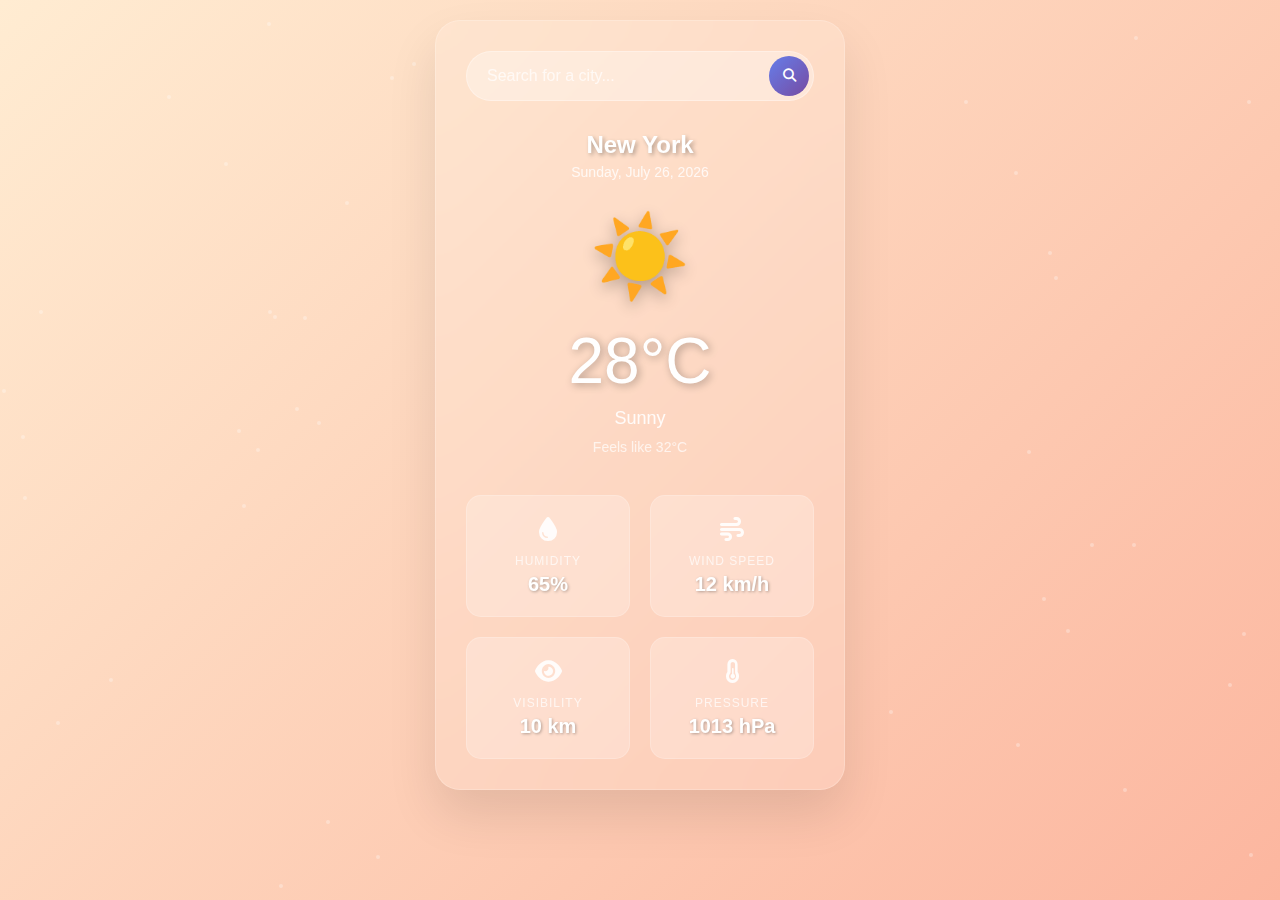
<file: weather-app.html>
<!DOCTYPE html>
<html lang="en">
<head>
    <meta charset="UTF-8">
    <meta name="viewport" content="width=device-width, initial-scale=1.0">
    <title>Weather App</title>
    <link href="https://cdnjs.cloudflare.com/ajax/libs/font-awesome/6.4.0/css/all.min.css" rel="stylesheet">
    <style>
        * {
            margin: 0;
            padding: 0;
            box-sizing: border-box;
        }

        body {
            font-family: 'Segoe UI', Tahoma, Geneva, Verdana, sans-serif;
            min-height: 100vh;
            background: linear-gradient(135deg, #74b9ff, #0984e3);
            background-size: cover;
            background-position: center;
            transition: all 0.6s ease;
            position: relative;
            overflow-x: hidden;
        }

        /* Dynamic backgrounds for different weather conditions */
        .sunny { background: linear-gradient(135deg, #ffecd2, #fcb69f); }
        .cloudy { background: linear-gradient(135deg, #bdc3c7, #2c3e50); }
        .rainy { background: linear-gradient(135deg, #373b44, #4286f4); }
        .snowy { background: linear-gradient(135deg, #e6f3ff, #a8d8ea); }
        .clear { background: linear-gradient(135deg, #667eea, #764ba2); }

        /* Animated background particles */
        .particles {
            position: absolute;
            width: 100%;
            height: 100%;
            overflow: hidden;
            z-index: 1;
        }

        .particle {
            position: absolute;
            width: 4px;
            height: 4px;
            background: rgba(255, 255, 255, 0.3);
            border-radius: 50%;
            animation: float 6s infinite ease-in-out;
        }

        @keyframes float {
            0%, 100% { transform: translateY(0px) rotate(0deg); }
            50% { transform: translateY(-20px) rotate(180deg); }
        }

        .container {
            max-width: 450px;
            margin: 0 auto;
            padding: 20px;
            position: relative;
            z-index: 10;
        }

        .weather-card {
            background: rgba(255, 255, 255, 0.15);
            backdrop-filter: blur(20px);
            border-radius: 25px;
            padding: 30px;
            box-shadow: 0 25px 50px rgba(0, 0, 0, 0.1);
            border: 1px solid rgba(255, 255, 255, 0.2);
            animation: slideUp 0.8s ease-out;
        }

        @keyframes slideUp {
            from {
                opacity: 0;
                transform: translateY(30px);
            }
            to {
                opacity: 1;
                transform: translateY(0);
            }
        }

        .search-container {
            position: relative;
            margin-bottom: 30px;
        }

        .search-input {
            width: 100%;
            padding: 15px 50px 15px 20px;
            border: none;
            border-radius: 50px;
            background: rgba(255, 255, 255, 0.2);
            color: white;
            font-size: 16px;
            outline: none;
            backdrop-filter: blur(10px);
            border: 1px solid rgba(255, 255, 255, 0.3);
            transition: all 0.3s ease;
        }

        .search-input::placeholder {
            color: rgba(255, 255, 255, 0.7);
        }

        .search-input:focus {
            background: rgba(255, 255, 255, 0.25);
            transform: scale(1.02);
            box-shadow: 0 10px 30px rgba(0, 0, 0, 0.2);
        }

        .search-btn {
            position: absolute;
            right: 5px;
            top: 50%;
            transform: translateY(-50%);
            background: linear-gradient(135deg, #667eea, #764ba2);
            border: none;
            width: 40px;
            height: 40px;
            border-radius: 50%;
            color: white;
            cursor: pointer;
            transition: all 0.3s ease;
            display: flex;
            align-items: center;
            justify-content: center;
        }

        .search-btn:hover {
            transform: translateY(-50%) scale(1.1);
            box-shadow: 0 5px 15px rgba(0, 0, 0, 0.3);
        }

        .location {
            text-align: center;
            margin-bottom: 30px;
        }

        .city-name {
            font-size: 24px;
            font-weight: 600;
            color: white;
            margin-bottom: 5px;
            text-shadow: 2px 2px 4px rgba(0, 0, 0, 0.3);
        }

        .date-time {
            color: rgba(255, 255, 255, 0.8);
            font-size: 14px;
        }

        .weather-main {
            text-align: center;
            margin-bottom: 40px;
        }

        .weather-icon {
            font-size: 80px;
            margin-bottom: 20px;
            animation: bounce 2s infinite;
            text-shadow: 0 5px 15px rgba(0, 0, 0, 0.3);
        }

        @keyframes bounce {
            0%, 20%, 50%, 80%, 100% { transform: translateY(0); }
            40% { transform: translateY(-10px); }
            60% { transform: translateY(-5px); }
        }

        .temperature {
            font-size: 64px;
            font-weight: 300;
            color: white;
            margin-bottom: 10px;
            text-shadow: 2px 2px 8px rgba(0, 0, 0, 0.3);
        }

        .weather-desc {
            font-size: 18px;
            color: rgba(255, 255, 255, 0.9);
            text-transform: capitalize;
            margin-bottom: 10px;
        }

        .feels-like {
            color: rgba(255, 255, 255, 0.7);
            font-size: 14px;
        }

        .weather-details {
            display: grid;
            grid-template-columns: 1fr 1fr;
            gap: 20px;
            margin-top: 30px;
        }

        .detail-item {
            background: rgba(255, 255, 255, 0.1);
            padding: 20px;
            border-radius: 15px;
            text-align: center;
            backdrop-filter: blur(10px);
            border: 1px solid rgba(255, 255, 255, 0.2);
            transition: all 0.3s ease;
        }

        .detail-item:hover {
            transform: translateY(-5px);
            background: rgba(255, 255, 255, 0.2);
            box-shadow: 0 10px 25px rgba(0, 0, 0, 0.2);
        }

        .detail-icon {
            font-size: 24px;
            color: rgba(255, 255, 255, 0.9);
            margin-bottom: 10px;
        }

        .detail-label {
            color: rgba(255, 255, 255, 0.7);
            font-size: 12px;
            text-transform: uppercase;
            letter-spacing: 1px;
            margin-bottom: 5px;
        }

        .detail-value {
            color: white;
            font-size: 20px;
            font-weight: 600;
            text-shadow: 1px 1px 3px rgba(0, 0, 0, 0.3);
        }

        .loading {
            text-align: center;
            color: white;
            padding: 20px;
        }

        .spinner {
            border: 3px solid rgba(255, 255, 255, 0.3);
            border-top: 3px solid white;
            border-radius: 50%;
            width: 30px;
            height: 30px;
            animation: spin 1s linear infinite;
            margin: 0 auto 10px;
        }

        @keyframes spin {
            0% { transform: rotate(0deg); }
            100% { transform: rotate(360deg); }
        }

        /* Responsive design */
        @media (max-width: 480px) {
            .container { padding: 15px; }
            .weather-card { padding: 20px; }
            .temperature { font-size: 48px; }
            .weather-icon { font-size: 60px; }
            .weather-details { grid-template-columns: 1fr; gap: 15px; }
        }
    </style>
</head>
<body class="sunny">
    <div class="particles" id="particles"></div>
    
    <div class="container">
        <div class="weather-card">
            <div class="search-container">
                <input type="text" class="search-input" id="searchInput" placeholder="Search for a city..." />
                <button class="search-btn" id="searchBtn">
                    <i class="fas fa-search"></i>
                </button>
            </div>

            <div class="loading" id="loading" style="display: none;">
                <div class="spinner"></div>
                <p>Getting weather data...</p>
            </div>

            <div id="weatherContent">
                <div class="location">
                    <div class="city-name" id="cityName">New York</div>
                    <div class="date-time" id="dateTime">Wednesday, August 06, 2025</div>
                </div>

                <div class="weather-main">
                    <div class="weather-icon" id="weatherIcon">☀️</div>
                    <div class="temperature" id="temperature">28°C</div>
                    <div class="weather-desc" id="weatherDesc">Sunny</div>
                    <div class="feels-like" id="feelsLike">Feels like 32°C</div>
                </div>

                <div class="weather-details">
                    <div class="detail-item">
                        <div class="detail-icon">
                            <i class="fas fa-tint"></i>
                        </div>
                        <div class="detail-label">Humidity</div>
                        <div class="detail-value" id="humidity">65%</div>
                    </div>

                    <div class="detail-item">
                        <div class="detail-icon">
                            <i class="fas fa-wind"></i>
                        </div>
                        <div class="detail-label">Wind Speed</div>
                        <div class="detail-value" id="windSpeed">12 km/h</div>
                    </div>

                    <div class="detail-item">
                        <div class="detail-icon">
                            <i class="fas fa-eye"></i>
                        </div>
                        <div class="detail-label">Visibility</div>
                        <div class="detail-value" id="visibility">10 km</div>
                    </div>

                    <div class="detail-item">
                        <div class="detail-icon">
                            <i class="fas fa-thermometer-half"></i>
                        </div>
                        <div class="detail-label">Pressure</div>
                        <div class="detail-value" id="pressure">1013 hPa</div>
                    </div>
                </div>
            </div>
        </div>
    </div>

    <script>
        // Sample weather data for demonstration
        const weatherData = {
            'new york': {
                city: 'New York',
                country: 'USA',
                temperature: 28,
                feelsLike: 32,
                condition: 'sunny',
                description: 'Sunny',
                humidity: 65,
                windSpeed: 12,
                visibility: 10,
                pressure: 1013,
                icon: '☀️'
            },
            'london': {
                city: 'London',
                country: 'UK',
                temperature: 18,
                feelsLike: 20,
                condition: 'cloudy',
                description: 'Mostly Cloudy',
                humidity: 78,
                windSpeed: 8,
                visibility: 8,
                pressure: 1008,
                icon: '☁️'
            },
            'tokyo': {
                city: 'Tokyo',
                country: 'Japan',
                temperature: 25,
                feelsLike: 28,
                condition: 'rainy',
                description: 'Light Rain',
                humidity: 85,
                windSpeed: 15,
                visibility: 6,
                pressure: 1005,
                icon: '🌧️'
            },
            'moscow': {
                city: 'Moscow',
                country: 'Russia',
                temperature: -5,
                feelsLike: -8,
                condition: 'snowy',
                description: 'Snow',
                humidity: 90,
                windSpeed: 20,
                visibility: 3,
                pressure: 1020,
                icon: '❄️'
            },
            'paris': {
                city: 'Paris',
                country: 'France',
                temperature: 22,
                feelsLike: 24,
                condition: 'clear',
                description: 'Clear Sky',
                humidity: 60,
                windSpeed: 5,
                visibility: 12,
                pressure: 1015,
                icon: '🌤️'
            }
        };

        // Create animated particles
        function createParticles() {
            const particlesContainer = document.getElementById('particles');
            particlesContainer.innerHTML = '';
            
            for (let i = 0; i < 50; i++) {
                const particle = document.createElement('div');
                particle.className = 'particle';
                particle.style.left = Math.random() * 100 + '%';
                particle.style.top = Math.random() * 100 + '%';
                particle.style.animationDelay = Math.random() * 6 + 's';
                particle.style.animationDuration = (Math.random() * 4 + 4) + 's';
                particlesContainer.appendChild(particle);
            }
        }

        // Update current time
        function updateDateTime() {
            const now = new Date();
            const options = { 
                weekday: 'long', 
                year: 'numeric', 
                month: 'long', 
                day: 'numeric' 
            };
            document.getElementById('dateTime').textContent = now.toLocaleDateString('en-US', options);
        }

        // Update weather display
        function updateWeatherDisplay(data) {
            document.getElementById('cityName').textContent = `${data.city}, ${data.country}`;
            document.getElementById('weatherIcon').textContent = data.icon;
            document.getElementById('temperature').textContent = `${data.temperature}°C`;
            document.getElementById('weatherDesc').textContent = data.description;
            document.getElementById('feelsLike').textContent = `Feels like ${data.feelsLike}°C`;
            document.getElementById('humidity').textContent = `${data.humidity}%`;
            document.getElementById('windSpeed').textContent = `${data.windSpeed} km/h`;
            document.getElementById('visibility').textContent = `${data.visibility} km`;
            document.getElementById('pressure').textContent = `${data.pressure} hPa`;
            
            // Change background based on weather condition
            document.body.className = data.condition;
        }

        // Search functionality
        function searchWeather() {
            const searchInput = document.getElementById('searchInput');
            const query = searchInput.value.toLowerCase().trim();
            
            if (!query) return;
            
            // Show loading
            document.getElementById('loading').style.display = 'block';
            document.getElementById('weatherContent').style.display = 'none';
            
            // Simulate API call delay
            setTimeout(() => {
                const data = weatherData[query];
                
                if (data) {
                    updateWeatherDisplay(data);
                } else {
                    // Show default data for unknown cities
                    const defaultData = {
                        city: searchInput.value,
                        country: 'Unknown',
                        temperature: 20,
                        feelsLike: 22,
                        condition: 'clear',
                        description: 'Clear',
                        humidity: 70,
                        windSpeed: 10,
                        visibility: 8,
                        pressure: 1010,
                        icon: '🌤️'
                    };
                    updateWeatherDisplay(defaultData);
                }
                
                // Hide loading
                document.getElementById('loading').style.display = 'none';
                document.getElementById('weatherContent').style.display = 'block';
                
                searchInput.value = '';
            }, 1500);
        }

        // Event listeners
        document.getElementById('searchBtn').addEventListener('click', searchWeather);
        document.getElementById('searchInput').addEventListener('keypress', function(e) {
            if (e.key === 'Enter') {
                searchWeather();
            }
        });

        // Initialize app
        createParticles();
        updateDateTime();
        
        // Update time every minute
        setInterval(updateDateTime, 60000);
        
        // Recreation particles every 10 seconds for animation variety
        setInterval(createParticles, 10000);
    </script>
</body>
</html>
</file>
